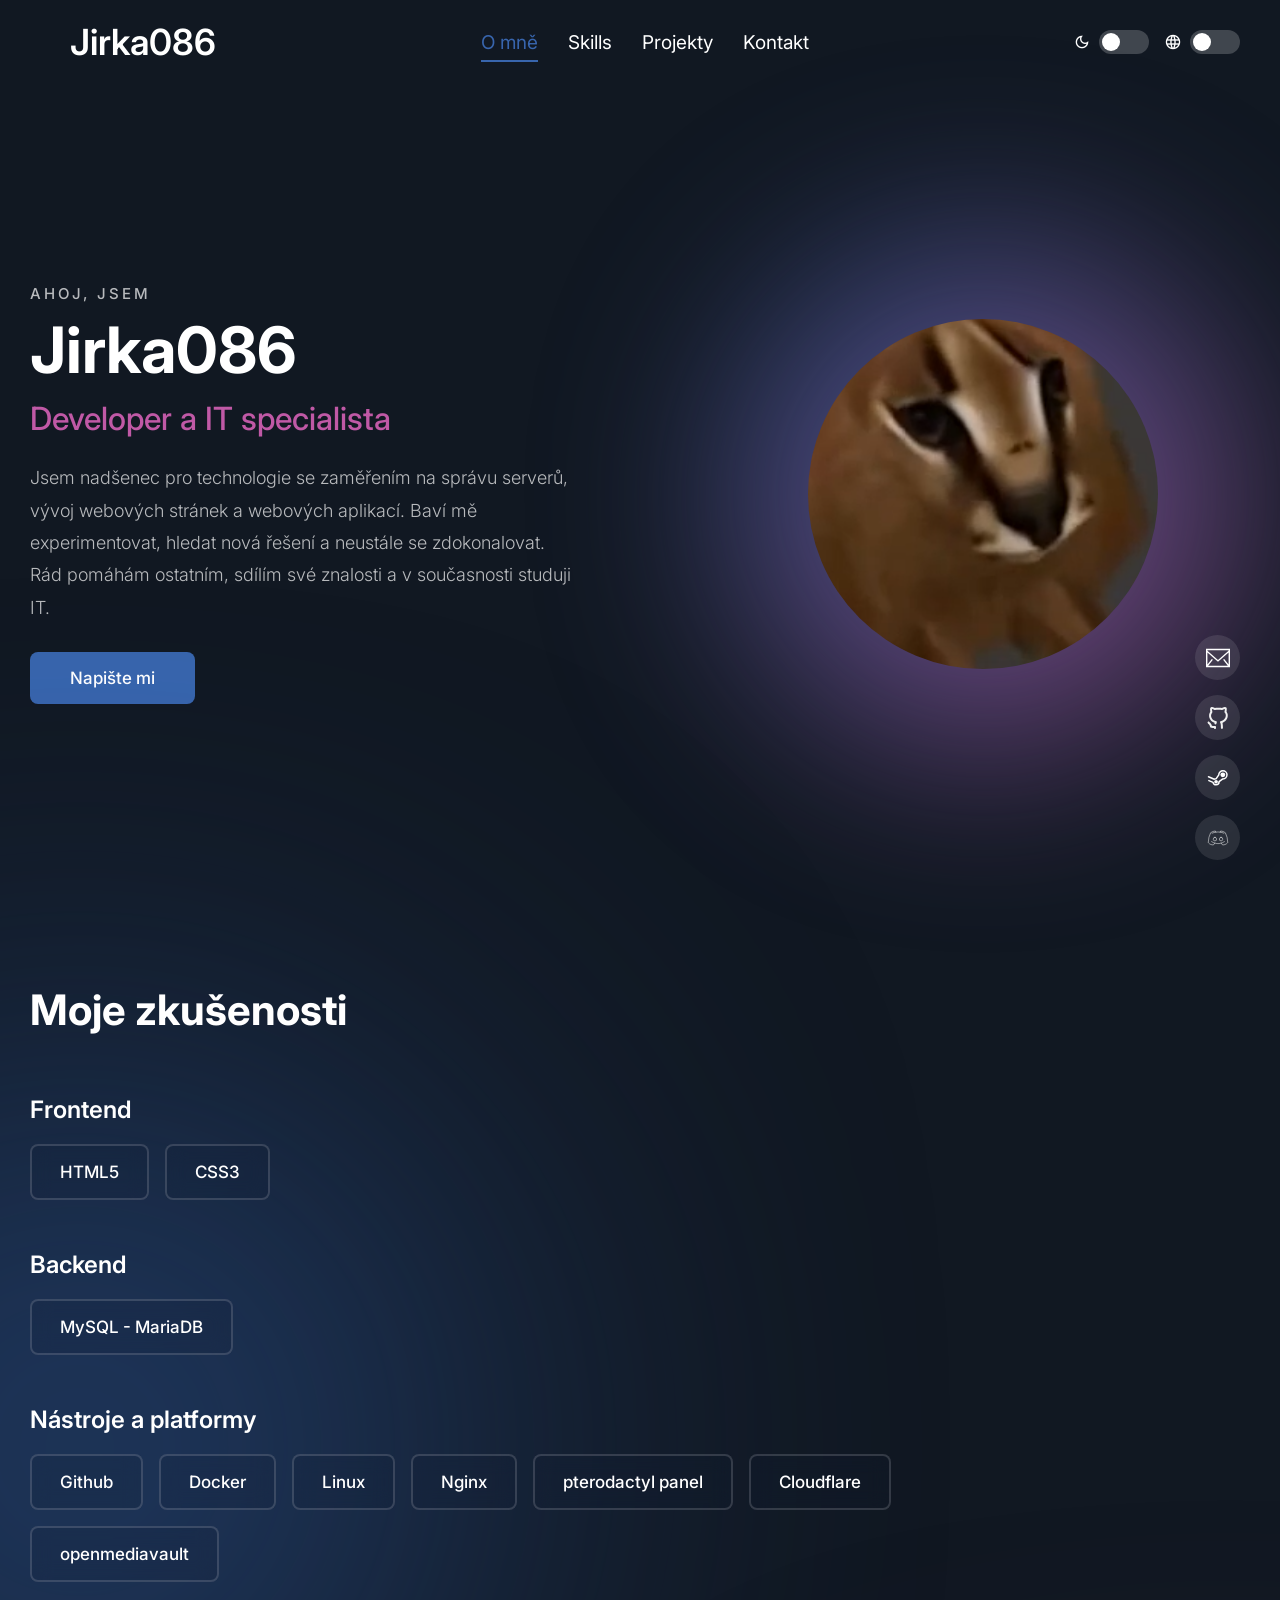
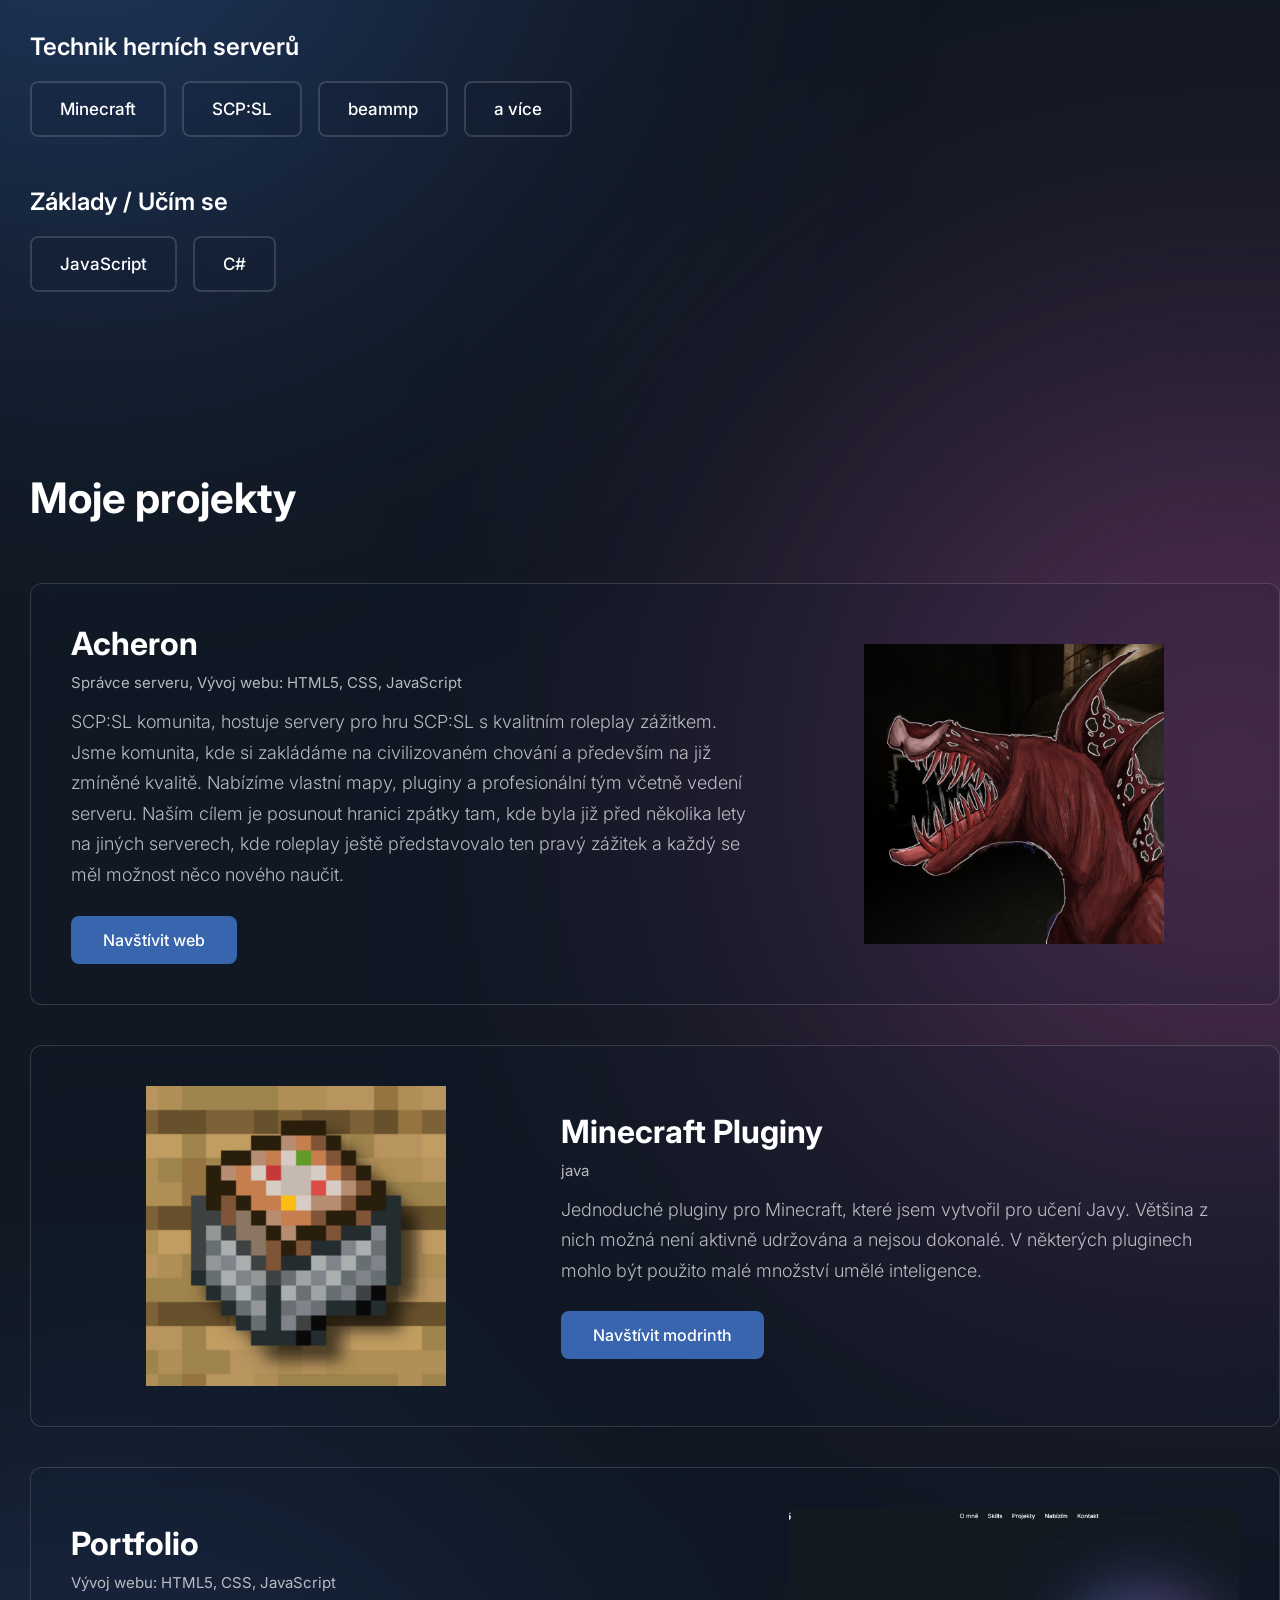
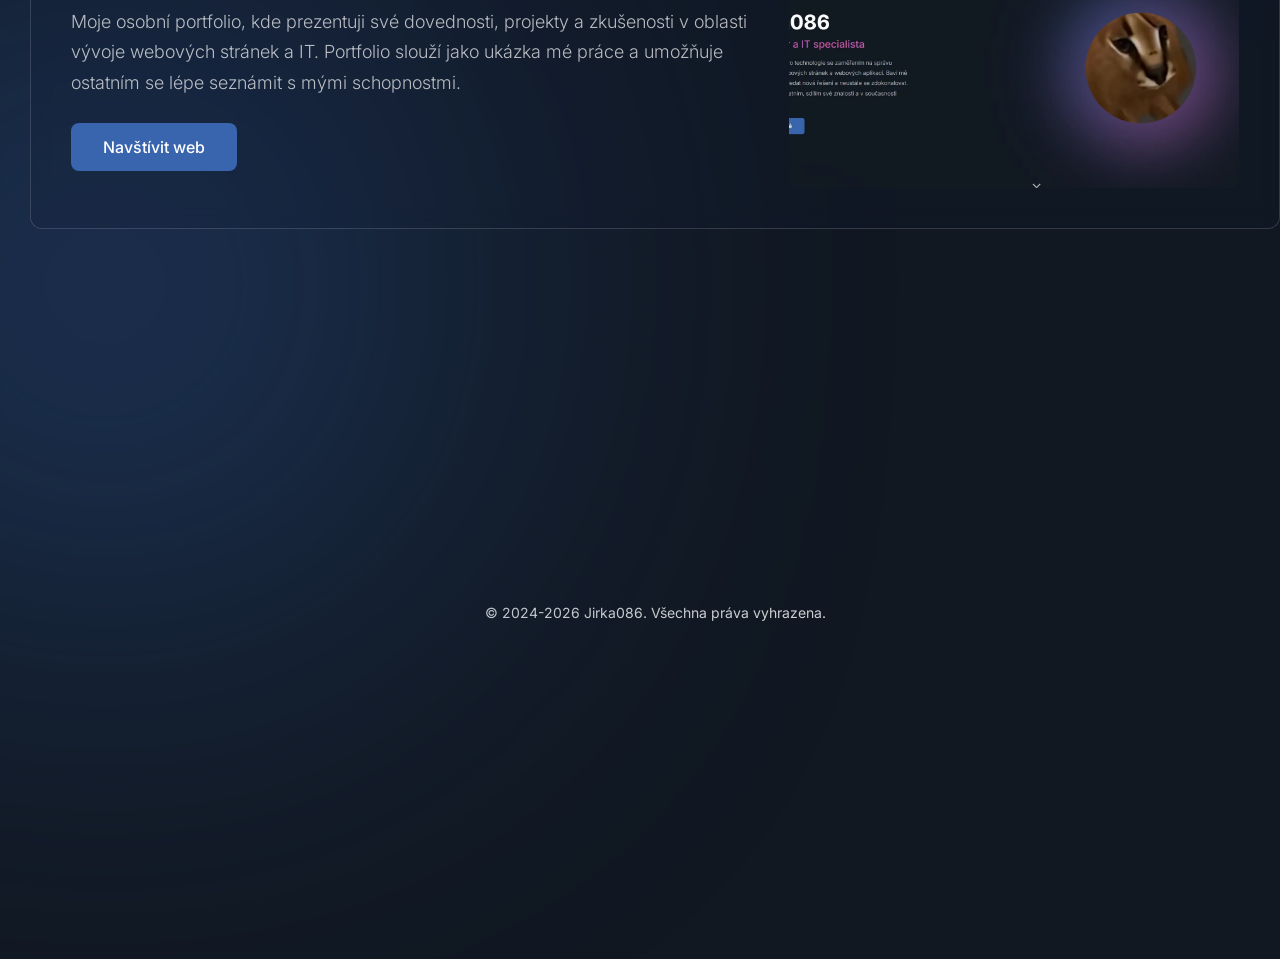
<file: index.html>
<!DOCTYPE html>
<html lang="cs">
<head>
    <meta charset="UTF-8">
    <meta name="viewport" content="width=device-width, initial-scale=1.0">
    <meta name="description" content="Jirka086 - Full-stack developer specializující se na webové aplikace, Python, JavaScript a moderní technologie. Portfolio a kontakt.">
    <title>Jirka086 &gt;developer&lt;</title>
    <link rel="preconnect" href="https://fonts.googleapis.com">
    <link rel="preconnect" href="https://fonts.gstatic.com" crossorigin>
    <link href="https://fonts.googleapis.com/css2?family=Inter:wght@300;400;500;600;700;800&display=swap" rel="stylesheet" media="print" onload="this.media='all'">
    <link rel="stylesheet" href="https://fonts.googleapis.com/css2?family=Material+Symbols+Outlined:opsz,wght,FILL,GRAD@20..48,100..700,0..1,-50..200&display=swap" media="print" onload="this.media='all'">
    <link rel="stylesheet" href="styles.css?v=14">
</head>
<body>
    <nav>
        <div class="title-left">
            <h1>Jirka086</h1>
        </div>
        <button class="hamburger" aria-label="Menu">
            <span class="material-symbols-outlined">menu</span>
        </button>
        <div class="links-center">
            <ul>
                <li><a href="#about">O mně</a></li>
                <li><a href="#skills">Skills</a></li>
                <li><a href="#projects">Projekty</a></li>
                <li><a href="#contact">Kontakt</a></li>
            </ul>
        </div>
        <div class="controls-right">
            <div class="toggle-wrapper">
                <span class="material-symbols-outlined toggle-icon">dark_mode</span>
                <label class="toggle-switch">
                    <input type="checkbox" id="theme-toggle">
                    <span class="slider"></span>
                </label>
            </div>
            
            <div class="toggle-wrapper">
                <span class="material-symbols-outlined toggle-icon">language</span>
                <label class="toggle-switch">
                    <input type="checkbox" id="language-toggle">
                    <span class="slider"></span>
                </label>
            </div>
        </div>
        <div class="hamburger-menu">
            <span></span>
            <span></span>
            <span></span>
        </div>
    </nav>
    <div class="Backround_circles">
        <div class="circle circle1"></div>
        <div class="circle circle2"></div>
        <div class="circle circle3"></div>
        <div class="circle circle4"></div>
    </div>
    <div class="about" id="about">
        <div class="hero_left">
            <p class="light_text">AHOJ, JSEM</p>
            <h1 class="name">Jirka086</h1>
            <h2 class="developer">Developer a IT specialista</h2>
            <p class="description">Jsem nadšenec pro technologie se zaměřením na správu serverů, vývoj webových stránek a webových aplikací. Baví mě experimentovat, hledat nová řešení a neustále se zdokonalovat. Rád pomáhám ostatním, sdílím své znalosti a v současnosti studuji IT.</p>
            <a href="#contact" class="contact_button">Napište mi</a>
        </div>
        <div class="hero_right">
            <img src="images/profile.webp" alt="Profilový obrázek Jirka086" width="400" height="400" loading="lazy">
        </div>
        <div class="scroll-indicator">
            <span class="material-symbols-outlined">expand_more</span>
        </div>
    </div>
    <div class="skills" id="skills">
        <h1>Moje zkušenosti</h1>
        <p class="skill_subtitle">Frontend</p>
        <div class="skill_frontend_grid">
            <div class="skill_item">HTML5</div>
            <div class="skill_item">CSS3</div>
        </div>
        <p class="skill_subtitle">Backend</p>
        <div class="skill_backend_grid">
            <div class="skill_item">MySQL - MariaDB</div>
        </div>
        <p class="skill_subtitle">Nástroje a platformy</p>
        <div class="skill_tools_grid">
            <div class="skill_item">Github</div>
            <div class="skill_item">Docker</div>
            <div class="skill_item">Linux</div>
            <div class="skill_item">Nginx</div>
            <div class="skill_item">pterodactyl panel</div>
            <div class="skill_item">Cloudflare</div>
            <div class="skill_item">openmediavault</div>
        </div>
        <p class="gameservers">Technik herních serverů</p>
        <div class="skill_gameservers_grid">
            <div class="skill_item">Minecraft</div>
            <div class="skill_item">SCP:SL</div>
            <div class="skill_item">beammp</div>
            <div class="skill_item">a více</div>
        </div>
        <p class="skill_subtitle">Základy / Učím se</p>
        <div class="skill_learning_grid">
            <div class="skill_item">JavaScript</div>
            <div class="skill_item">C#</div>
        </div>
    </div>
    <div class="projects" id="projects">
        <h1>Moje projekty</h1>
        <div class="project_grid">
            <div class="project_item">
                <div class="project_content">
                    <h2 class="project_title">Acheron</h2>
                    <p class="project_techorposition">Správce serveru, Vývoj webu: HTML5, CSS, JavaScript</p>
                    <p class="project_description">SCP:SL komunita, hostuje servery pro hru SCP:SL s kvalitním roleplay zážitkem. Jsme komunita, kde si zakládáme na civilizovaném chování a především na již zmíněné kvalitě. Nabízíme vlastní mapy, pluginy a profesionální tým včetně vedení serveru. Naším cílem je posunout hranici zpátky tam, kde byla již před několika lety na jiných serverech, kde roleplay ještě představovalo ten pravý zážitek a každý se měl možnost něco nového naučit.</p>
                    <a href="https://acheron.nexus" class="project_link">Navštívit web</a>
                </div>
                <img src="images/Acheron.png" alt="Action Gaming" class="project_image" width="600" height="338" loading="lazy">
            </div>
            <div class="project_item">
                <div class="project_content">
                    <h2 class="project_title">Minecraft Pluginy</h2>
                    <p class="project_techorposition">java</p>
                    <p class="project_description">Jednoduché pluginy pro Minecraft, které jsem vytvořil pro učení Javy. Většina z nich možná není aktivně udržována a nejsou dokonalé. V některých pluginech mohlo být použito malé množství umělé inteligence.</p>
                    <a href="https://modrinth.com/user/jirka086" class="project_link">Navštívit modrinth</a>
                </div>
                <img src="images/5a5f7c602e1e6d5a27ebdc9ed41ffbe81e10daab.png" alt="Minecraft Pluginy" class="project_image" loading="lazy">
            </div>
            <div class="project_item">
                <div class="project_content">
                    <h2 class="project_title">Portfolio</h2>
                    <p class="project_techorposition">Vývoj webu: HTML5, CSS, JavaScript</p>
                    <p class="project_description">Moje osobní portfolio, kde prezentuji své dovednosti, projekty a zkušenosti v oblasti vývoje webových stránek a IT. Portfolio slouží jako ukázka mé práce a umožňuje ostatním se lépe seznámit s mými schopnostmi.</p>
                    <a href="https://jirka086.is-a.dev" class="project_link">Navštívit web</a>
                </div>
                <img src="images/portfolio-dark-cz.webp" alt="Portfolio" class="project_image portfolio-preview" id="portfolio-preview" width="600" height="338" loading="lazy">
            </div>
        </div>
    </div>
    <div class="contact" id="contact">
        <h1 class="contact-title">Kontakt</h1>
        <p class="contact-subtitle">můžete mě kontaktovat pomocí těchto odkazů.</p>

        <div class="contact-social">
            <div class="social_links_row">
                <a href="currently unavailable email will be added soon" class="social_link"><img src="images/email-svgrepo-com.svg" alt="Email" class="social_icon"></a>
                <a href="https://github.com/jirka086" class="social_link"><img src="images/github-svgrepo-com.svg" alt="Github" class="social_icon"></a>
                <a href="https://steamcommunity.com/id/jirka086/" class="social_link"><img src="images/steam-svgrepo-com.svg" alt="Steam" class="social_icon"></a>
                <a href="https://discord.com/users/371269384284405771" class="social_link"><img src="images/discord-alt-svgrepo-com.svg" alt="Discord" class="social_icon"></a>
            </div>
        </div>
    </div>
    
    <div class="menu_links_social" aria-label="Social media links">
        <h2>Najdete mě také na:</h2>
        <a href="momentálně nedostupný email brzy bude přidán" class="social_link"><img src="images/email-svgrepo-com.svg" alt="Email" class="social_icon"></a>
        <a href="https://github.com/jirka086" class="social_link"><img src="images/github-svgrepo-com.svg" alt="Github" class="social_icon"></a>
        <a href="https://steamcommunity.com/id/jirka086/" class="social_link"><img src="images/steam-svgrepo-com.svg" alt="Steam" class="social_icon"></a>
        <a href="https://discord.com/users/371269384284405771" class="social_link"><img src="images/discord-alt-svgrepo-com.svg" alt="Discord" class="social_icon"></a>
    </div>
    
    <footer>
        <p>&copy; 2024-2026 Jirka086. Všechna práva vyhrazena.</p>
    </footer>
    <script src="script.js?v=9" defer></script>
</body>
</html>
</file>
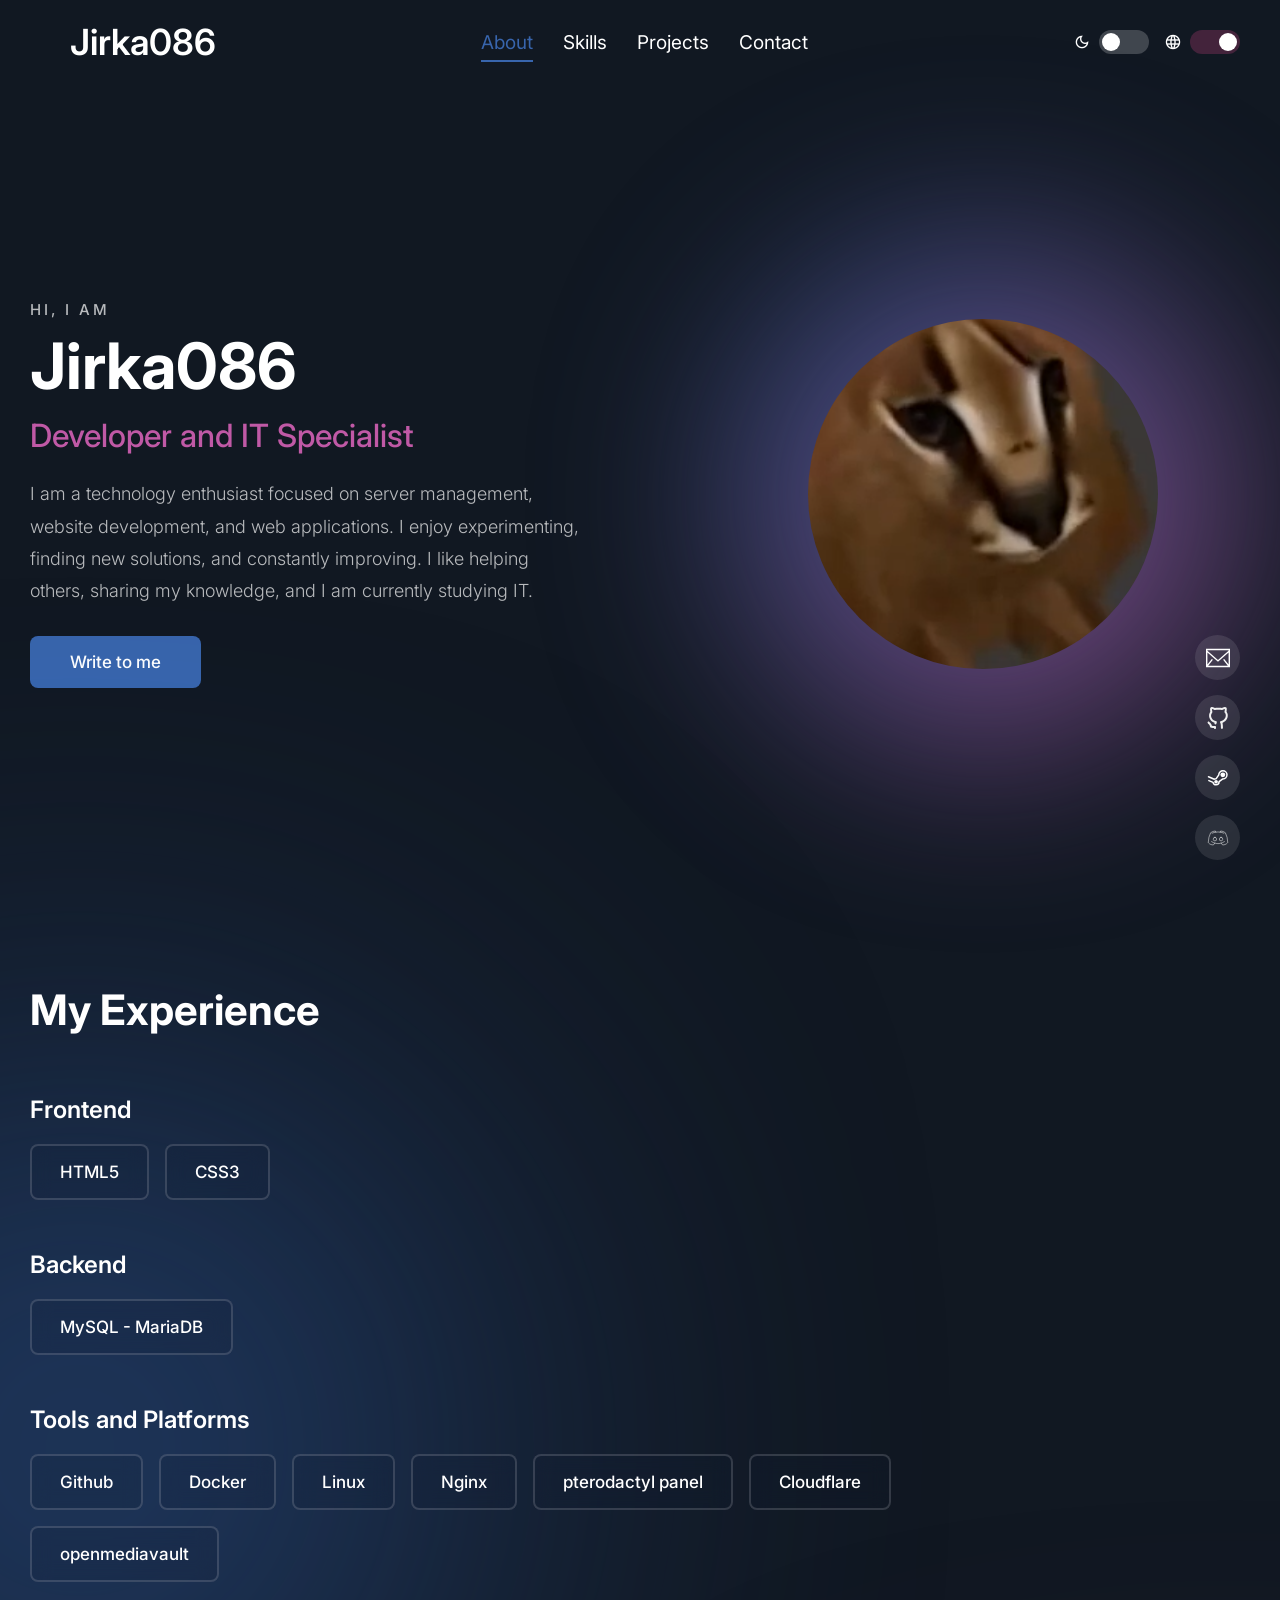
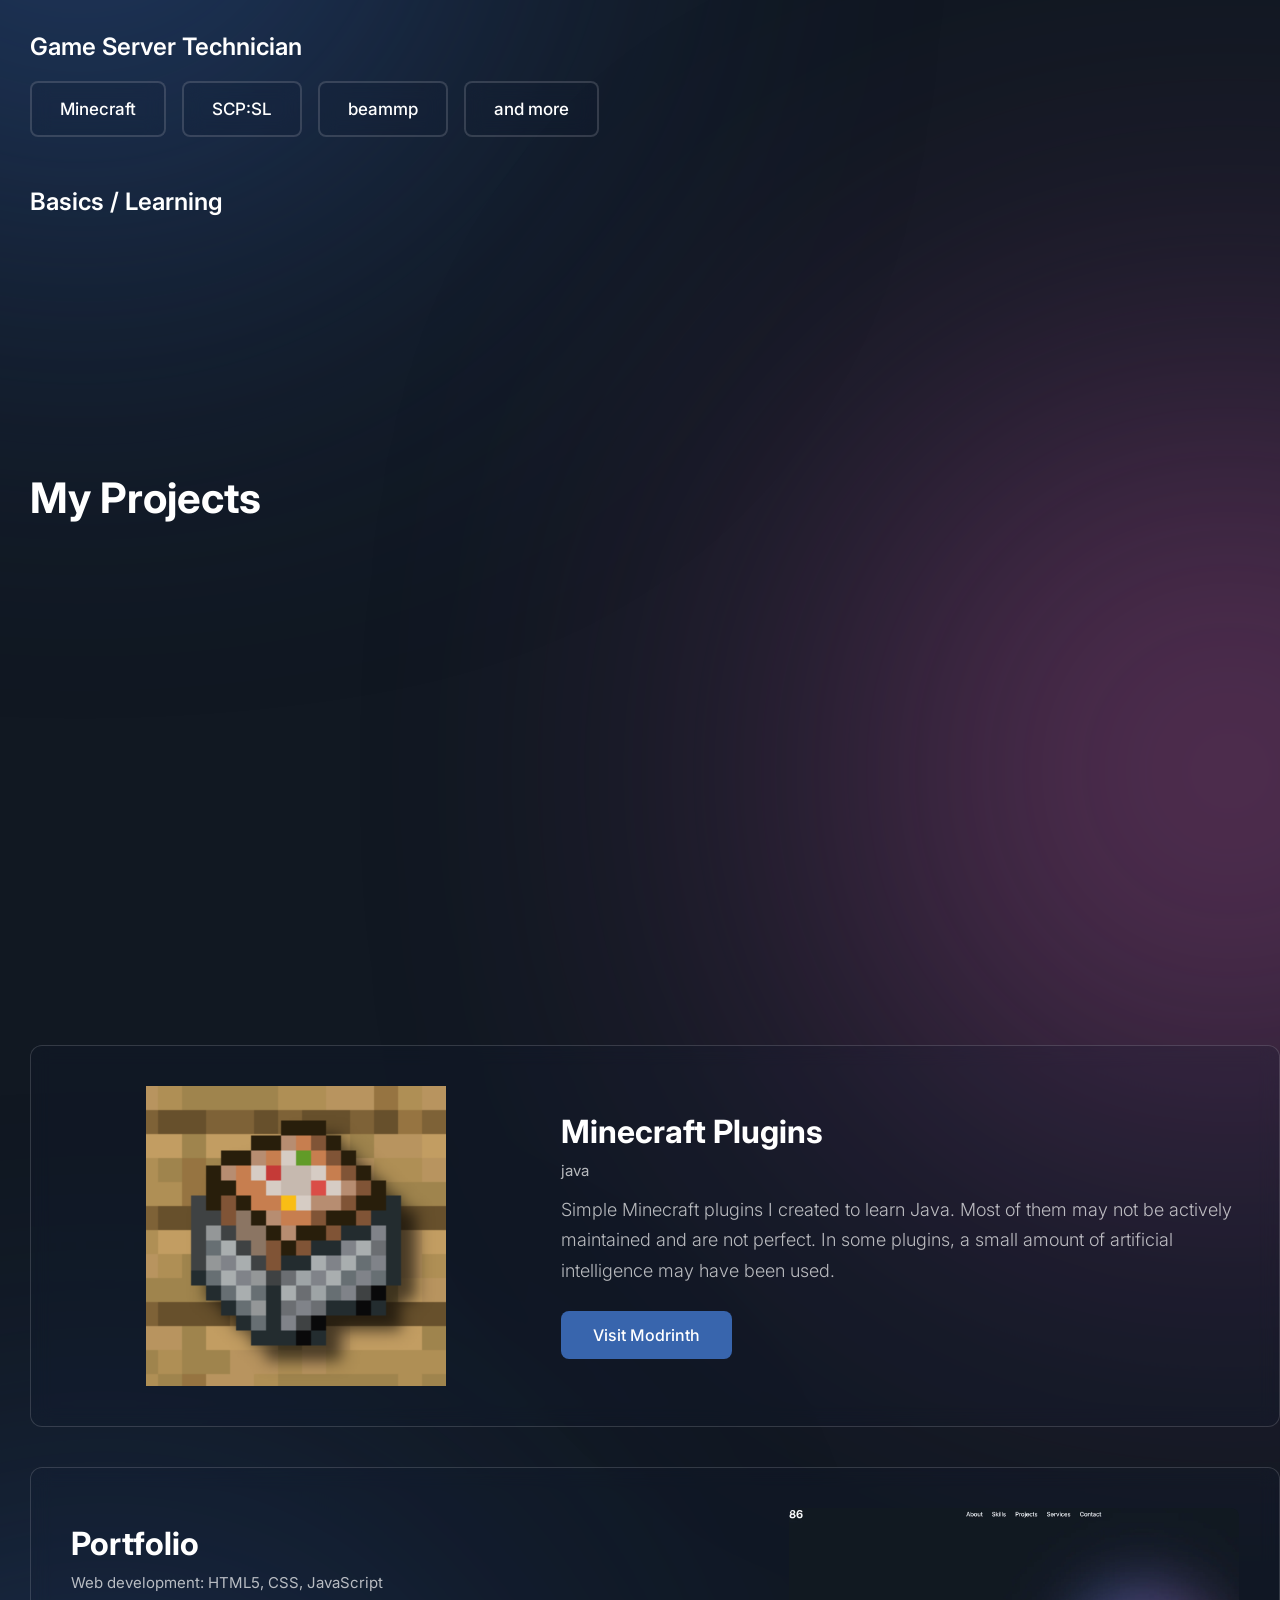
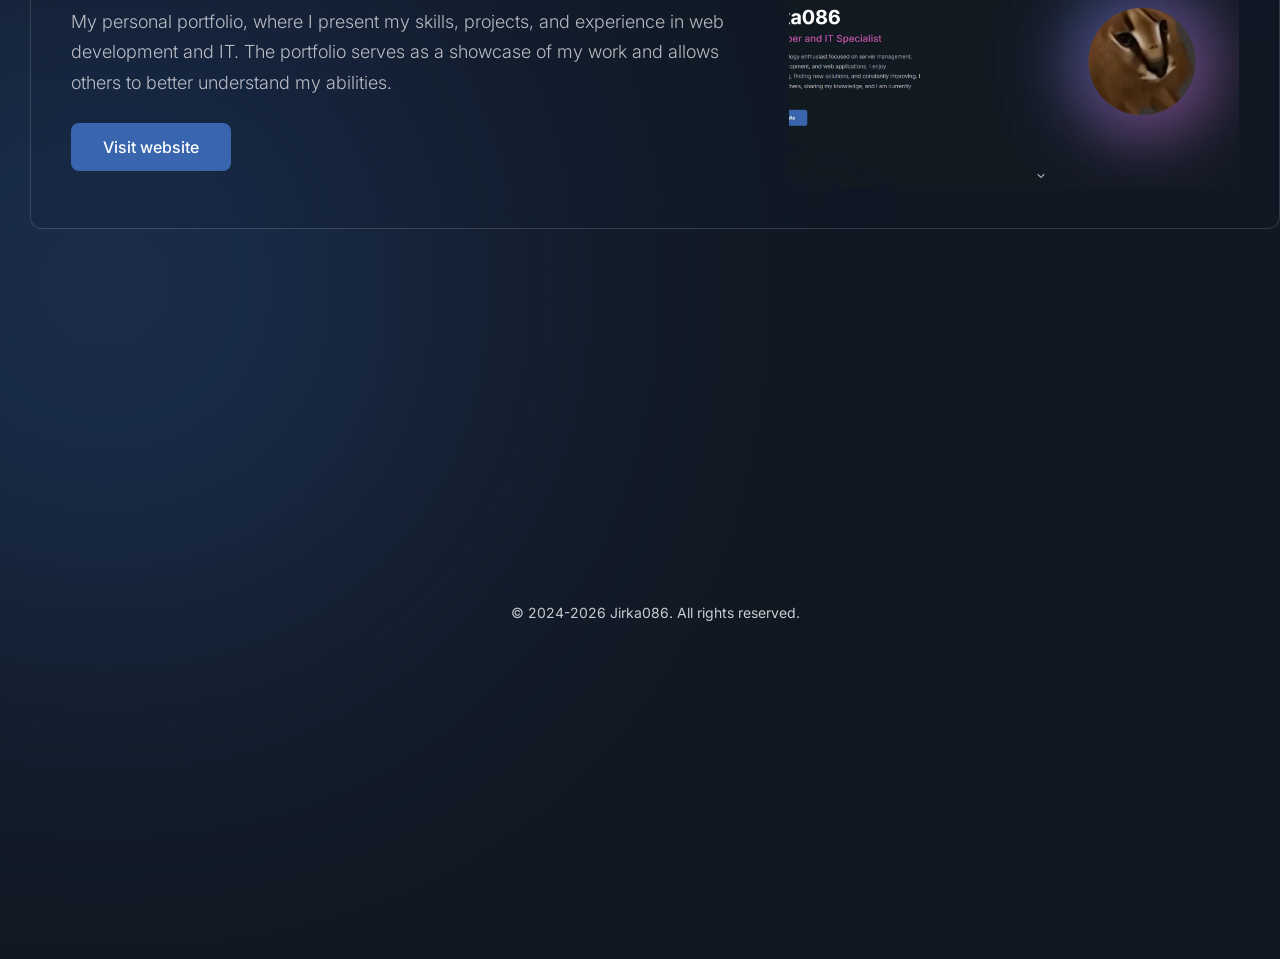
<file: en/index.html>
<!DOCTYPE html>
<html lang="en">
<head>
    <meta charset="UTF-8">
    <meta name="viewport" content="width=device-width, initial-scale=1.0">
    <meta name="description" content="Jirka086 - Full-stack developer specializing in web applications, Python, JavaScript, and modern technologies. Portfolio and contact.">
    <title>Jirka086 &gt;developer&lt;</title>
    <link rel="preconnect" href="https://fonts.googleapis.com">
    <link rel="preconnect" href="https://fonts.gstatic.com" crossorigin>
    <link href="https://fonts.googleapis.com/css2?family=Inter:wght@300;400;500;600;700;800&display=swap" rel="stylesheet" media="print" onload="this.media='all'">
    <link rel="stylesheet" href="https://fonts.googleapis.com/css2?family=Material+Symbols+Outlined:opsz,wght,FILL,GRAD@20..48,100..700,0..1,-50..200&display=swap" media="print" onload="this.media='all'">
    <link rel="stylesheet" href="../styles.css?v=14">
</head>
<body>
    <nav>
        <div class="title-left">
            <h1>Jirka086</h1>
        </div>
        <button class="hamburger" aria-label="Menu">
            <span class="material-symbols-outlined">menu</span>
        </button>
        <div class="links-center">
            <ul>
                <li><a href="#about">About</a></li>
                <li><a href="#skills">Skills</a></li>
                <li><a href="#projects">Projects</a></li>
                <li><a href="#contact">Contact</a></li>
            </ul>
        </div>
        <div class="controls-right">
            <div class="toggle-wrapper">
                <span class="material-symbols-outlined toggle-icon">dark_mode</span>
                <label class="toggle-switch">
                    <input type="checkbox" id="theme-toggle">
                    <span class="slider"></span>
                </label>
            </div>
            
            <div class="toggle-wrapper">
                <span class="material-symbols-outlined toggle-icon">language</span>
                <label class="toggle-switch">
                    <input type="checkbox" id="language-toggle">
                    <span class="slider"></span>
                </label>
            </div>
        </div>
        <div class="hamburger-menu">
            <span></span>
            <span></span>
            <span></span>
        </div>
    </nav>
    <div class="Backround_circles">
        <div class="circle circle1"></div>
        <div class="circle circle2"></div>
        <div class="circle circle3"></div>
        <div class="circle circle4"></div>
    </div>
    <div class="about" id="about">
        <div class="hero_left">
            <p class="light_text">HI, I AM</p>
            <h1 class="name">Jirka086</h1>
            <h2 class="developer">Developer and IT Specialist</h2>
            <p class="description">I am a technology enthusiast focused on server management, website development, and web applications. I enjoy experimenting, finding new solutions, and constantly improving. I like helping others, sharing my knowledge, and I am currently studying IT.</p>
            <a href="#contact" class="contact_button">Write to me</a>
        </div>
        <div class="hero_right">
            <img src="../images/profile.webp" alt="Profilový obrázek Jirka086" width="400" height="400" loading="lazy">
        </div>
        <div class="scroll-indicator">
            <span class="material-symbols-outlined">expand_more</span>
        </div>
    </div>
    <div class="skills" id="skills">
        <h1>My Experience</h1>
        <p class="skill_subtitle">Frontend</p>
        <div class="skill_frontend_grid">
            <div class="skill_item">HTML5</div>
            <div class="skill_item">CSS3</div>
        </div>
        <p class="skill_subtitle">Backend</p>
        <div class="skill_backend_grid">
            <div class="skill_item">MySQL - MariaDB</div>
        </div>
        <p class="skill_subtitle">Tools and Platforms</p>
        <div class="skill_tools_grid">
            <div class="skill_item">Github</div>
            <div class="skill_item">Docker</div>
            <div class="skill_item">Linux</div>
            <div class="skill_item">Nginx</div>
            <div class="skill_item">pterodactyl panel</div>
            <div class="skill_item">Cloudflare</div>
            <div class="skill_item">openmediavault</div>
        </div>
        <p class="gameservers">Game Server Technician</p>
        <div class="skill_gameservers_grid">
            <div class="skill_item">Minecraft</div>
            <div class="skill_item">SCP:SL</div>
            <div class="skill_item">beammp</div>
            <div class="skill_item">and more</div>
        </div>
        <p class="skill_subtitle">Basics / Learning</p>
        <div class="skill_learning_grid">
            <div class="skill_item">JavaScript</div>
            <div class="skill_item">C#</div>
        </div>
    </div>
    <div class="projects" id="projects">
        <h1>My Projects</h1>
        <div class="project_grid">
            <div class="project_item">
                <div class="project_content">
                    <h2 class="project_title">Acheron</h2>
                    <p class="project_techorposition">Server Manager</p>
                    <p class="project_description">The Acheron SCP:SL community hosts SCP:SL servers with a quality roleplay experience. We are a community built on civilized behavior and, above all, on the quality mentioned above. We offer custom maps, plugins, and a professional team, including server leadership. Our goal is to push the boundary back to where it was years ago on other servers, where roleplay still felt like the real experience and everyone had the chance to learn something new.</p>
                    <a href="https://acheron.nexus" class="project_link">Visit website</a>
                </div>
                <img src="../images/Acheron.png" alt="Action Gaming" class="project_image" width="600" height="338" loading="lazy">
            </div>
            <div class="project_item">
                <div class="project_content">
                    <h2 class="project_title">Minecraft Plugins</h2>
                    <p class="project_techorposition">java</p>
                    <p class="project_description">Simple Minecraft plugins I created to learn Java. Most of them may not be actively maintained and are not perfect. In some plugins, a small amount of artificial intelligence may have been used.</p>
                    <a href="https://modrinth.com/user/jirka086" class="project_link">Visit Modrinth</a>
                </div>
                <img src="../images/5a5f7c602e1e6d5a27ebdc9ed41ffbe81e10daab.png" alt="Minecraft Plugins" class="project_image" loading="lazy">
            </div>
            <div class="project_item">
                <div class="project_content">
                    <h2 class="project_title">Portfolio</h2>
                    <p class="project_techorposition">Web development: HTML5, CSS, JavaScript</p>
                    <p class="project_description">My personal portfolio, where I present my skills, projects, and experience in web development and IT. The portfolio serves as a showcase of my work and allows others to better understand my abilities.</p>
                    <a href="https://jirka086.cz" class="project_link">Visit website</a>
                </div>
                <img src="../images/portfolio-dark-cz.webp" alt="Portfolio" class="project_image portfolio-preview" id="portfolio-preview" width="600" height="338" loading="lazy">
            </div>
        </div>
    </div>
    <div class="contact" id="contact">
        <h1 class="contact-title">Contact</h1>
        <p class="contact-subtitle">You can contact me using these links.</p>

        <div class="contact-social">
            <div class="social_links_row">
                <a href="currently unavailable email will be added soon" class="social_link"><img src="../images/email-svgrepo-com.svg" alt="Email" class="social_icon"></a>
                <a href="https://github.com/jirka086" class="social_link"><img src="../images/github-svgrepo-com.svg" alt="Github" class="social_icon"></a>
                <a href="https://steamcommunity.com/id/jirka086/" class="social_link"><img src="../images/steam-svgrepo-com.svg" alt="Steam" class="social_icon"></a>
                <a href="https://discord.com/users/371269384284405771" class="social_link"><img src="../images/discord-alt-svgrepo-com.svg" alt="Discord" class="social_icon"></a>
            </div>
        </div>
    </div>
    
    <div class="menu_links_social" aria-label="Social media links">
        <h2>Find me also on:</h2>
        <a href="currently unavailable email will be added soon" class="social_link"><img src="../images/email-svgrepo-com.svg" alt="Email" class="social_icon"></a>
        <a href="https://github.com/jirka086" class="social_link"><img src="../images/github-svgrepo-com.svg" alt="Github" class="social_icon"></a>
        <a href="https://steamcommunity.com/id/jirka086/" class="social_link"><img src="../images/steam-svgrepo-com.svg" alt="Steam" class="social_icon"></a>
        <a href="https://discord.com/users/371269384284405771" class="social_link"><img src="../images/discord-alt-svgrepo-com.svg" alt="Discord" class="social_icon"></a>
    </div>
    
    <footer>
        <p>&copy; 2024-2026 Jirka086. All rights reserved.</p>
    </footer>
    <script src="../script.js?v=9" defer></script>
</body>
</html>
</file>
<file: styles.css>
/* General Styles */
* {
    margin: 0;
    padding: 0;
    box-sizing: border-box;
}

/* Optimized Animations - GPU Accelerated */
@keyframes fadeInUp {
    from {
        opacity: 0;
        transform: translateY(30px);
    }
    to {
        opacity: 1;
        transform: translateY(0);
    }
}

@keyframes fadeIn {
    from { opacity: 0; }
    to { opacity: 1; }
}

/* Animation classes */
.animate-on-scroll {
    opacity: 0;
    transform: translateY(30px);
    transition: opacity 0.3s ease, transform 0.3s ease;
}

.animate-on-scroll.visible {
    opacity: 1;
    transform: translateY(0);
}

/* Initial load animations */
nav {
    animation: fadeIn 0.6s ease;
}

.about {
    animation: fadeInUp 0.8s ease 0.2s both;
}

:root {
    --bg-color: hsl(214, 32%, 10%);
    --text-color: #fff;
    --text-light: rgba(255, 255, 255, 0.7);
    --border-color: rgba(255, 255, 255, 0.15);
    --bg-secondary: rgba(20, 30, 50, 0.18);
    --circle-1: hsl(217, 63%, 28%);
    --circle-2: hsl(314, 37%, 25%);
    --circle-3: hsl(217, 51%, 45%);
    --circle-4: hsl(315, 45%, 55%);
}

body.light-theme {
    --bg-color: hsl(0, 0%, 97%);
    --text-color: hsl(214, 32%, 15%);
    --text-light: rgba(0, 0, 0, 0.65);
    --border-color: rgba(0, 0, 0, 0.15);
    --bg-secondary: rgba(255, 255, 255, 0.4);
    --circle-1: hsl(217, 70%, 60%);
    --circle-2: hsl(314, 60%, 60%);
    --circle-3: hsl(217, 65%, 48%);
    --circle-4: hsl(315, 60%, 48%);
}

html {
    scroll-behavior: smooth;
}

/* Custom Scrollbar */
::-webkit-scrollbar {
    width: 12px;
}

::-webkit-scrollbar-track {
    background: var(--bg-color);
}

::-webkit-scrollbar-thumb {
    background: linear-gradient(180deg, rgba(79, 123, 204, 0.6), rgba(194, 102, 184, 0.6));
    border-radius: 10px;
    border: 1px solid rgba(255, 255, 255, 0.18);
    backdrop-filter: blur(10px);
    -webkit-backdrop-filter: blur(10px);
    box-shadow: 0 4px 15px rgba(0, 0, 0, 0.2);
}

::-webkit-scrollbar-thumb:hover {
    background: linear-gradient(180deg, rgba(79, 123, 204, 0.8), rgba(194, 102, 184, 0.8));
    border: 1px solid rgba(255, 255, 255, 0.3);
}

/* Firefox Scrollbar */
* {
    scrollbar-width: thin;
    scrollbar-color: rgba(79, 123, 204, 0.6) transparent;
}

@media (max-width: 768px) {
    html {
        overflow-x: hidden;
    }
}

body {
    font-family: 'Inter', sans-serif;
    background-color: var(--bg-color);
    color: var(--text-color);
    overflow-x: hidden;
    position: relative;
    padding-left: 30px;
    padding-right: 0;
    margin: 0;
    width: 100%;
    max-width: 100%;
    transition: background-color 0.3s ease, color 0.3s ease;
}

@media (max-width: 968px) {
    body {
        padding-left: 8px;
        padding-right: 0;
    }
}

@media (max-width: 680px) {
    body {
        padding-left: 0;
        padding-right: 0;
        overflow-x: hidden;
        max-width: 100vw;
    }
    
    body.menu-open {
        position: fixed;
        width: 100%;
        overflow: hidden;
    }
}

/* Background Circles - Starting from Skills Section */
.skills,
.projects,
.offer,
.contact {
    position: relative;
    z-index: 1;
}

.skills::before,
.projects::before,
.offer::before,
.contact::before,
.projects::after {
    content: '';
    position: absolute;
    width: 800px;
    height: 800px;
    border-radius: 50%;
    filter: blur(200px);
    opacity: 0.6;
    pointer-events: none;
    z-index: -1;
}

/* Left corner circle - blue tone */
.skills::before,
.offer::before {
    background: radial-gradient(circle, var(--circle-3), var(--circle-1));
    left: -350px;
    top: 50%;
    transform: translateY(-50%);
}

/* Right corner circle - purple tone */
.projects::before {
    background: radial-gradient(circle, var(--circle-4), var(--circle-2));
    right: -350px;
    top: 25%;
    transform: translateY(-50%);
}

.contact::before {
    background: radial-gradient(circle, var(--circle-4), var(--circle-2));
    right: -350px;
    top: 75%;
    transform: translateY(-50%);
}

/* Additional blue circle for projects section (bottom-left) */
.projects::after {
    background: radial-gradient(circle, var(--circle-3), var(--circle-1));
    left: -250px;
    bottom: -300px;
    width: 650px;
    height: 650px;
}

/* Navigation */
nav {
    display: flex;
    justify-content: space-between;
    align-items: center;
    padding: 20px 40px;
    background-color: transparent;
    position: relative;
    z-index: 100;
    margin-left: 0;
    margin-right: 0;
    width: 100%;
    max-width: 100%;
    box-sizing: border-box;
}

@media (max-width: 968px) {
    nav {
        padding: 20px 20px;
    }
}

@media (max-width: 680px) {
    nav {
        padding: 15px 15px;
        overflow: visible;
    }
}

.title-left h1 {
    font-size: 36px;
    color: var(--text-color);
    margin: 0;
    font-weight: 600;
}

/* Hamburger Menu - Mobile Only */
.hamburger {
    display: none;
}

@media (max-width: 768px) {
    .hamburger {
        display: flex;
        align-items: center;
        justify-content: center;
        background: none;
        border: none;
        cursor: pointer;
        padding: 10px;
        z-index: 1001;
        -webkit-tap-highlight-color: transparent;
    }
    
    .hamburger .material-symbols-outlined {
        font-size: 32px;
        color: var(--text-color);
        transition: transform 0.2s ease;
    }
    
    .hamburger:active .material-symbols-outlined {
        transform: scale(0.9);
    }
    
    .title-left h1 {
        font-size: 24px;
    }
    
    .links-center {
        position: fixed;
        top: 0;
        right: -100%;
        width: 75%;
        max-width: 300px;
        height: 100vh;
        height: 100dvh;
        background: var(--bg-secondary);
        backdrop-filter: blur(20px);
        -webkit-backdrop-filter: blur(20px);
        flex-direction: column;
        justify-content: center;
        transition: right 0.3s ease;
        z-index: 1000;
        box-shadow: -5px 0 20px rgba(0, 0, 0, 0.3);
        overflow-y: auto;
        overflow-x: hidden;
    }
    
    .links-center.active {
        right: 0;
    }
    
    .links-center ul {
        flex-direction: column;
        align-items: center;
        gap: 35px;
    }
    
    .links-center ul li a {
        font-size: 22px;
    }
    
    .controls-right {
        position: fixed;
        bottom: 30px;
        left: 50%;
        transform: translateX(-50%);
        flex-direction: column;
        gap: 20px;
        z-index: 1001;
        opacity: 0;
        pointer-events: none;
        transition: opacity 0.3s ease;
    }
    
    .controls-right.active {
        opacity: 1;
        pointer-events: auto;
    }
}

.links-center {
    flex-grow: 1;
    display: flex;
    justify-content: center;
}

.links-center ul {
    display: flex;
    list-style: none;
    gap: 30px;
}

.links-center ul li a {
    color: var(--text-color);
    text-decoration: none;
    font-size: 19px;
    transition: color 0.3s ease;
    font-weight: 400;
    position: relative;
}

.links-center ul li a:hover {
    color: var(--circle-4);
}

.links-center ul li a.active {
    color: var(--circle-3);
}

.links-center ul li a.active::after {
    content: '';
    position: absolute;
    bottom: -8px;
    left: 0;
    width: 100%;
    height: 2px;
    background-color: var(--circle-3);
}

.controls-right {
    display: flex;
    align-items: center;
    gap: 15px;
}

.toggle-wrapper {
    display: flex;
    align-items: center;
    gap: 8px;
}

/* Toggle Switches */
.toggle-switch {
    position: relative;
    display: inline-block;
    width: 50px;
    height: 24px;
}

.toggle-switch input {
    opacity: 0;
    width: 0;
    height: 0;
}

.slider {
    position: absolute;
    cursor: pointer;
    top: 0;
    left: 0;
    right: 0;
    bottom: 0;
    background-color: rgba(255, 255, 255, 0.2);
    transition: 0.4s;
    border-radius: 24px;
}

.slider:before {
    position: absolute;
    content: "";
    height: 18px;
    width: 18px;
    left: 3px;
    bottom: 3px;
    background-color: white;
    transition: 0.4s;
    border-radius: 50%;
}

input:checked + .slider {
    background-color: hsl(315, 32%, 20%);
}

input:checked + .slider:before {
    transform: translateX(26px);
}

.toggle-icon {
    color: var(--text-color);
    font-size: 18px;
}

body.light-theme .toggle-icon {
    color: var(--text-color);
}

body.light-theme .slider:before {
    background-color: var(--circle-4);
}

.hamburger-menu {
    display: none;
}

/* About Section */
.about {
    display: flex;
    justify-content: space-between;
    align-items: center;
    gap: 60px;
    min-height: calc(100vh - 80px);
    padding-top: 0;
    padding-bottom: 0;
    position: relative;
}

.hero_left {
    flex: 1;
    max-width: 600px;
}

.light_text {
    font-size: 15px;
    color: var(--text-light);
    letter-spacing: 3px;
    margin-bottom: 12px;
    font-weight: 500;
    text-transform: uppercase;
}

.name {
    font-size: 64px;
    color: var(--text-color);
    margin-bottom: 12px;
    line-height: 1.1;
    font-weight: 700;
}

.developer {
    font-size: 32px;
    color: var(--circle-4);
    margin-bottom: 20px;
    font-weight: 500;
    line-height: 1.4;
}

.description {
    font-size: 18px;
    color: var(--text-light);
    line-height: 1.8;
    margin-bottom: 28px;
    font-weight: 300;
    max-width: 550px;
}

.contact_button {
    display: inline-block;
    padding: 16px 40px;
    background-color: var(--circle-3);
    color: #fff;
    text-decoration: none;
    border-radius: 8px;
    font-size: 17px;
    transition: all 0.3s ease;
    font-weight: 500;
}

.contact_button:hover {
    background-color: var(--circle-3);
    filter: brightness(1.2);
}

.hero_right {
    flex: 1;
    display: flex;
    justify-content: center;
    align-items: center;
    position: relative;
}

.hero_right::before {
    content: '';
    position: absolute;
    width: 500px;
    height: 500px;
    background: linear-gradient(135deg, var(--circle-3) 0%, var(--circle-4) 100%);
    border-radius: 50%;
    filter: blur(100px);
    opacity: 0.7;
    z-index: -1;
}

body.light-theme .hero_right::before {
    opacity: 0.6;
    filter: blur(120px);
}

.hero_right img {
    width: 350px;
    height: 350px;
    border-radius: 50%;
    object-fit: cover;
    position: relative;
    z-index: 1;
}

@media (max-width: 768px) {
    .about {
        flex-direction: column;
        margin-top: 60px;
    }

    .hero_left {
        max-width: 100%;
    }

    .name {
        font-size: 48px;
    }

    .developer {
        font-size: 26px;
    }

    .description {
        font-size: 17px;
    }
}

/* Scroll Indicator */
.scroll-indicator {
    position: absolute;
    bottom: 40px;
    left: 50%;
    transform: translateX(-50%);
    display: flex;
    flex-direction: column;
    align-items: center;
    cursor: pointer;
    opacity: 1;
    transition: opacity 0.5s ease;
    z-index: 50;
}

.scroll-indicator.hidden {
    opacity: 0;
    pointer-events: none;
}

.scroll-indicator .material-symbols-outlined {
    font-size: 48px;
    color: var(--text-light);
    animation: bounce 2s infinite;
}

@keyframes bounce {
    0%, 20%, 50%, 80%, 100% {
        transform: translateY(0);
    }
    40% {
        transform: translateY(-10px);
    }
    60% {
        transform: translateY(-5px);
    }
}

/* Skills Section */
.skills {
    padding: 80px 0;
    max-width: 1000px;
}

.skills h1 {
    font-size: 42px;
    margin-bottom: 60px;
    font-weight: 700;
}

.skill_subtitle,
.gameservers {
    font-size: 24px;
    margin-top: 50px;
    margin-bottom: 20px;
    font-weight: 600;
    color: var(--text-color);
}

.skill_subtitle:first-of-type {
    margin-top: 0;
}

.skill_frontend_grid,
.skill_backend_grid,
.skill_tools_grid,
.skill_gameservers_grid,
.skill_learning_grid {
    display: flex;
    flex-wrap: wrap;
    gap: 16px;
    margin-bottom: 20px;
}

.skill_item {
    padding: 16px 28px;
    background-color: var(--bg-secondary);
    border: 2px solid var(--border-color);
    border-radius: 8px;
    font-size: 17px;
    font-weight: 500;
    color: var(--text-color);
    transition: all 0.15s ease;
    backdrop-filter: blur(10px);
    -webkit-backdrop-filter: blur(10px);
}

.skill_item:hover {
    background-color: var(--bg-secondary);
    border-color: var(--circle-3);
    transform: translateY(-2px);
    filter: brightness(1.1);
}

@media (max-width: 768px) {
    .skills {
        padding: 60px 0;
    }

    .skills h1 {
        font-size: 32px;
        margin-bottom: 40px;
    }

    .skill_subtitle,
    .gameservers {
        font-size: 20px;
        margin-top: 40px;
    }

    .skill_item {
        font-size: 15px;
        padding: 12px 20px;
    }
}

/* Projects Section */
.projects {
    padding: 80px 0;
    background: none;
}

.projects h1 {
    font-size: 42px;
    margin-bottom: 60px;
    font-weight: 700;
    color: var(--text-color);
}

.project_grid {
    display: flex;
    flex-direction: column;
    gap: 40px;
}

.project_item {
    display: flex;
    align-items: center;
    gap: 40px;
    padding: 40px;
    background-color: var(--bg-secondary);
    border: 1px solid var(--border-color);
    border-radius: 12px;
    backdrop-filter: blur(10px);
    -webkit-backdrop-filter: blur(10px);
}

.project_item:nth-child(even) {
    flex-direction: row-reverse;
}

.project_content {
    flex: 1;
}

.project_image {
    flex-shrink: 0;
    width: 450px;
    height: auto;
    border-radius: 8px;
    object-fit: contain;
    max-height: 300px;
}

.portfolio-preview {
    object-fit: cover;
    height: 280px;
}

.project_title {
    font-size: 32px;
    margin-bottom: 10px;
    font-weight: 700;
    color: var(--text-color);
}

.project_techorposition {
    font-size: 15px;
    color: var(--text-light);
    margin-bottom: 15px;
    font-weight: 400;
}

.project_description {
    font-size: 18px;
    line-height: 1.7;
    color: var(--text-light);
    margin-bottom: 25px;
    font-weight: 300;
}

.project_link {
    display: inline-block;
    padding: 14px 32px;
    background-color: var(--circle-3);
    color: #fff;
    text-decoration: none;
    border-radius: 8px;
    font-size: 16px;
    font-weight: 500;
}

.project_link:hover {
    background-color: var(--circle-3);
    filter: brightness(1.2);
}

@media (max-width: 768px) {
    .projects {
        padding: 60px 0;
    }

    .projects h1 {
        font-size: 32px;
        margin-bottom: 40px;
    }

    .project_item,
    .project_item:nth-child(even) {
        flex-direction: column;
        padding: 30px;
    }

    .project_image {
        width: 100%;
    }

    .project_title {
        font-size: 26px;
    }
}

/* Offer Section */
.offer {
    padding: 80px 0;
}

.offer h1 {
    font-size: 42px;
    margin-bottom: 60px;
    font-weight: 700;
    color: var(--text-color);
}

.offer_grid {
    display: grid;
    grid-template-columns: repeat(auto-fit, minmax(280px, 1fr));
    gap: 30px;
}

.offer_item {
    text-align: center;
    padding: 40px 30px;
    background-color: var(--bg-secondary);
    border: 1px solid var(--border-color);
    border-radius: 12px;
    backdrop-filter: blur(10px);
    -webkit-backdrop-filter: blur(10px);
}

.offer_icon {
    font-size: 72px;
    color: var(--circle-4);
    margin-bottom: 30px;
    display: block;
}

.offer_title {
    font-size: 22px;
    margin-bottom: 15px;
    font-weight: 600;
    color: var(--text-color);
}

.offer_description {
    font-size: 16px;
    line-height: 1.6;
    color: hsl(214, 20%, 70%);
    font-weight: 300;
}

@media (max-width: 768px) {
    .offer {
        padding: 60px 0;
    }

    .offer h1 {
        font-size: 32px;
        margin-bottom: 40px;
    }

    .offer_grid {
        grid-template-columns: 1fr;
        gap: 40px;
    }

    .offer_icon {
        font-size: 64px;
        margin-bottom: 25px;
    }
}

/* Contact Section */
.contact {
    padding: 80px 0 20px;
    display: flex;
    flex-direction: column;
    align-items: center;
    text-align: center;
}

.contact-title {
    font-size: 42px;
    margin-bottom: 15px;
    font-weight: 700;
    color: var(--text-color);
}

.contact-subtitle {
    font-size: 18px;
    color: var(--text-light);
    margin-bottom: 50px;
    font-weight: 300;
}

#form-message {
    width: 100%;
    max-width: 600px;
    padding: 15px;
    margin-bottom: 20px;
    border-radius: 8px;
    font-size: 16px;
    text-align: center;
    font-weight: 500;
}

#form-message.success {
    background-color: rgba(76, 175, 80, 0.1);
    color: #4caf50;
    border: 1px solid #4caf50;
}

#form-message.error {
    background-color: rgba(244, 67, 54, 0.1);
    color: #f44336;
    border: 1px solid #f44336;
}

#contact-form {
    width: 100%;
    max-width: 600px;
    display: flex;
    flex-direction: column;
    gap: 20px;
}

#contact-form label {
    text-align: left;
    font-size: 16px;
    font-weight: 500;
    color: var(--text-color);
    margin-bottom: -12px;
}

.field-helper {
    text-align: left;
    font-size: 13px;
    color: var(--text-light);
    margin-top: -15px;
    font-weight: 300;
}

#contact-form input,
#contact-form select,
#contact-form textarea {
    width: 100%;
    padding: 14px 18px;
    background-color: var(--bg-secondary);
    border: 1px solid var(--border-color);
    border-radius: 8px;
    color: var(--text-color);
    font-size: 16px;
    font-family: 'Inter', sans-serif;
    transition: border-color 0.3s ease;
    backdrop-filter: blur(10px);
    -webkit-backdrop-filter: blur(10px);
}

#contact-form input:focus,
#contact-form select:focus,
#contact-form textarea:focus {
    outline: none;
    border-color: var(--circle-3);
}

#contact-form textarea {
    resize: none;
    min-height: 120px;
}

#contact-form select {
    cursor: pointer;
}

#contact-form option {
    background-color: var(--bg-color);
    color: var(--text-color);
}

.cf-turnstile {
    display: flex;
    justify-content: center;
}

#submit-btn {
    padding: 16px 40px;
    background-color: var(--circle-3);
    color: #fff;
    border: none;
    border-radius: 8px;
    font-size: 17px;
    font-weight: 500;
    font-family: 'Inter', sans-serif;
    cursor: pointer;
    transition: all 0.3s ease;
}

#submit-btn:hover {
    filter: brightness(1.2);
}

@media (max-width: 768px) {
    .contact {
        padding: 60px 0;
    }

    .contact-title {
        font-size: 32px;
    }

    .contact-subtitle {
        font-size: 16px;
        margin-bottom: 35px;
    }

    #contact-form {
        max-width: 100%;
    }
}

/* Social Links */
.menu_links_social {
    position: fixed;
    bottom: 40px;
    right: 40px;
    display: flex;
    flex-direction: column;
    gap: 15px;
    z-index: 100;
    transition: opacity 0.3s ease, transform 0.3s ease, visibility 0.3s ease;
}

.menu_links_social.hidden {
    opacity: 0;
    visibility: hidden;
    pointer-events: none;
    transform: translateY(12px);
}

.menu_links_social h2 {
    display: none;
}

.contact-social {
    display: flex;
    flex-direction: column;
    align-items: center;
    gap: 16px;
    margin-top: 12px;
}

.contact-social h2 {
    margin: 0;
    font-size: 20px;
    font-weight: 600;
    color: var(--text-color);
}

.social_links_row {
    display: flex;
    align-items: center;
    justify-content: center;
    gap: 15px;
    flex-wrap: wrap;
}

.social_link {
    display: flex;
    align-items: center;
    justify-content: center;
    width: 45px;
    height: 45px;
    background-color: rgba(255, 255, 255, 0.1);
    border-radius: 50%;
    transition: all 0.3s ease;
}

.social_link:hover {
    background-color: hsl(315, 32%, 20%);
    transform: translateY(-3px);
}

.social_icon {
    width: 24px;
    height: 24px;
    filter: invert(1);
}

body.light-theme .social_icon {
    filter: invert(0);
}

/* Footer */
footer {
    text-align: center;
    padding: 0 20px 8px;
    background-color: transparent;
    color: var(--text-color);
    font-size: 14px;
    margin-top: 0;
    min-height: 0;
}

footer p {
    margin: 0;
    opacity: 0.8;
    line-height: 1.4;
}

/* Move social links into contact section on small screens */
@media (max-width: 768px) {
    .menu_links_social {
        position: relative;
        bottom: auto;
        right: auto;
        flex-direction: column;
        align-items: center;
        justify-content: center;
        margin-top: 30px;
    }

    .menu_links_social h2 {
        display: block;
        width: 100%;
        text-align: center;
        font-size: 18px;
        margin-bottom: 15px;
    }

    .contact-social {
        margin-top: 20px;
    }
}

/* Large Screen Optimization (2K and 4K) */
@media (min-width: 1923px) {
    body {
        padding-left: 80px;
        padding-right: 80px;
        font-size: 18px;
    }

    nav {
        padding: 25px 50px;
        margin-left: -80px;
        margin-right: -80px;
    }

    .title-left h1 {
        font-size: 42px;
    }

    .links-center ul li a {
        font-size: 21px;
    }

    .name {
        font-size: 76px;
    }

    .developer {
        font-size: 38px;
    }

    .description {
        font-size: 20px;
    }

    .contact_button {
        font-size: 19px;
        padding: 18px 48px;
    }

    .hero_right img {
        width: 400px;
        height: 400px;
    }

    .hero_right::before {
        width: 550px;
        height: 550px;
    }

    .skills h1,
    .projects h1,
    .offer h1,
    .contact-title {
        font-size: 48px;
    }

    .skill_subtitle,
    .gameservers {
        font-size: 28px;
    }

    .skill_item {
        font-size: 19px;
        padding: 18px 32px;
    }

    .project_title {
        font-size: 38px;
    }

    .project_techorposition {
        font-size: 17px;
    }

    .project_description {
        font-size: 20px;
    }

    .project_image {
        width: 350px;
        height: 240px;
    }

    .offer_icon {
        font-size: 80px;
    }

    .offer_title {
        font-size: 25px;
    }

    .offer_description {
        font-size: 18px;
    }

    .contact-subtitle {
        font-size: 20px;
    }

    #contact-form {
        max-width: 700px;
    }

    #contact-form label,
    #contact-form input,
    #contact-form select,
    #contact-form textarea {
        font-size: 18px;
    }
}

@media (min-width: 2563px) {
    body {
        padding-left: 100px;
        padding-right: 100px;
    }

    nav {
        margin-left: -100px;
        margin-right: -100px;
    }

    .name {
        font-size: 88px;
    }

    .developer {
        font-size: 44px;
    }

    .description {
        font-size: 22px;
    }
}
</file>
